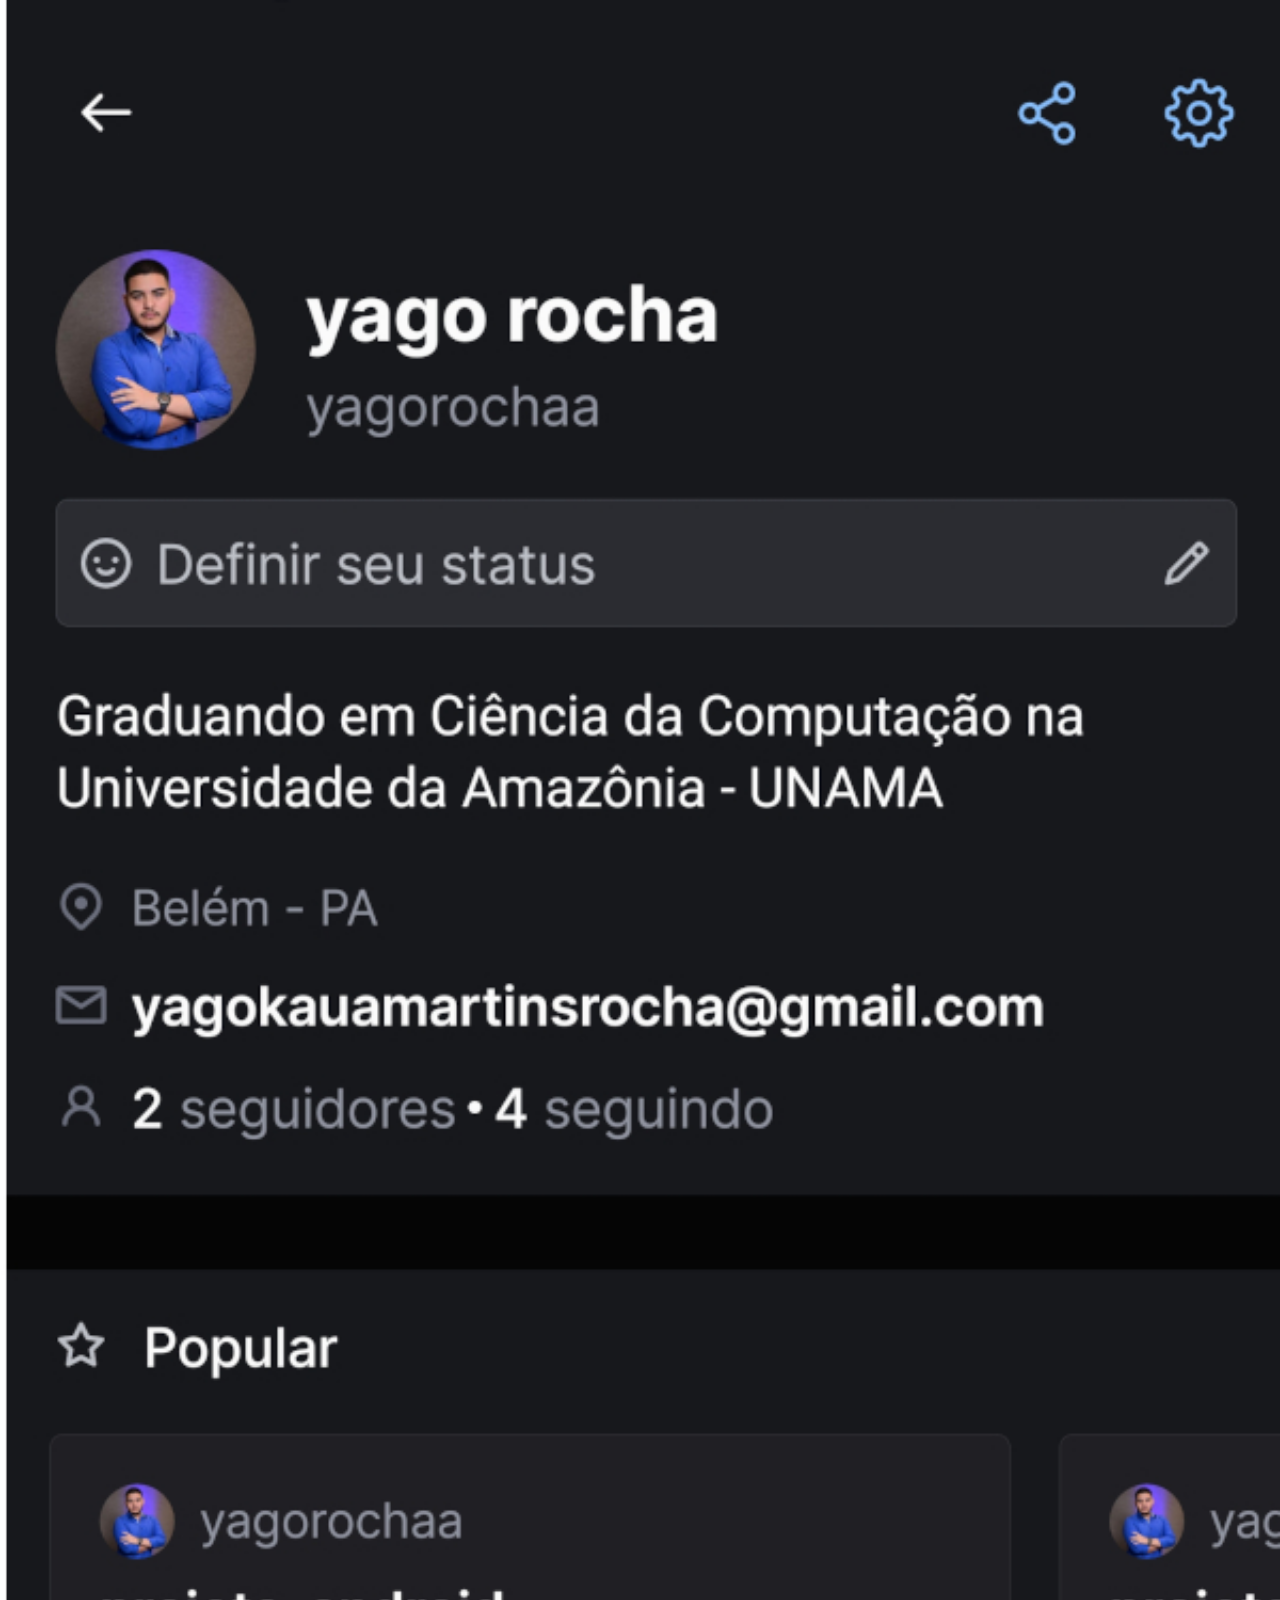
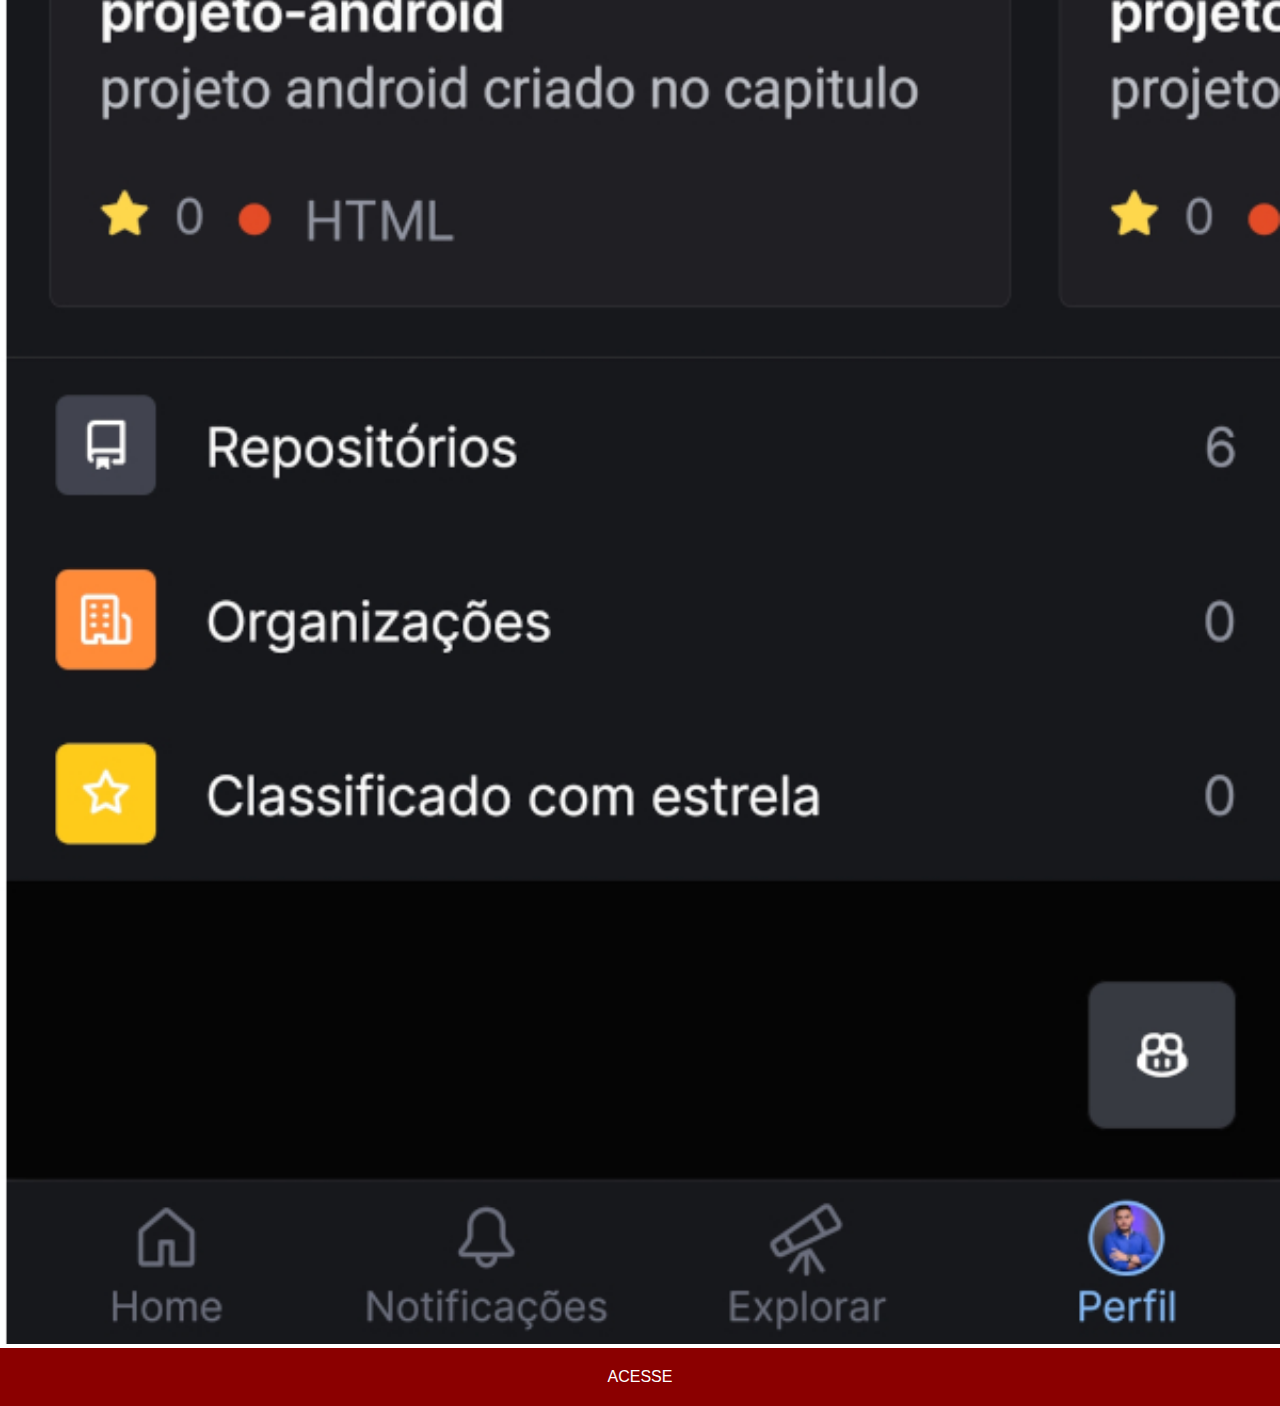
<file: github.html>
<!DOCTYPE html>
<html lang="pt-br">
<head>
  <meta charset="UTF-8">
  <meta name="viewport" content="width=device-width, initial-scale=1.0">
  <title>githuib</title>
<link rel="stylesheet" href="estilos/social.css">
</head>
<body>
  <img src="imagens/GitHub.jpg" alt="github">
  <a href="https://github.com/yagorochaa" target="_blank">ACESSE</a>
</body>
</html>
</file>
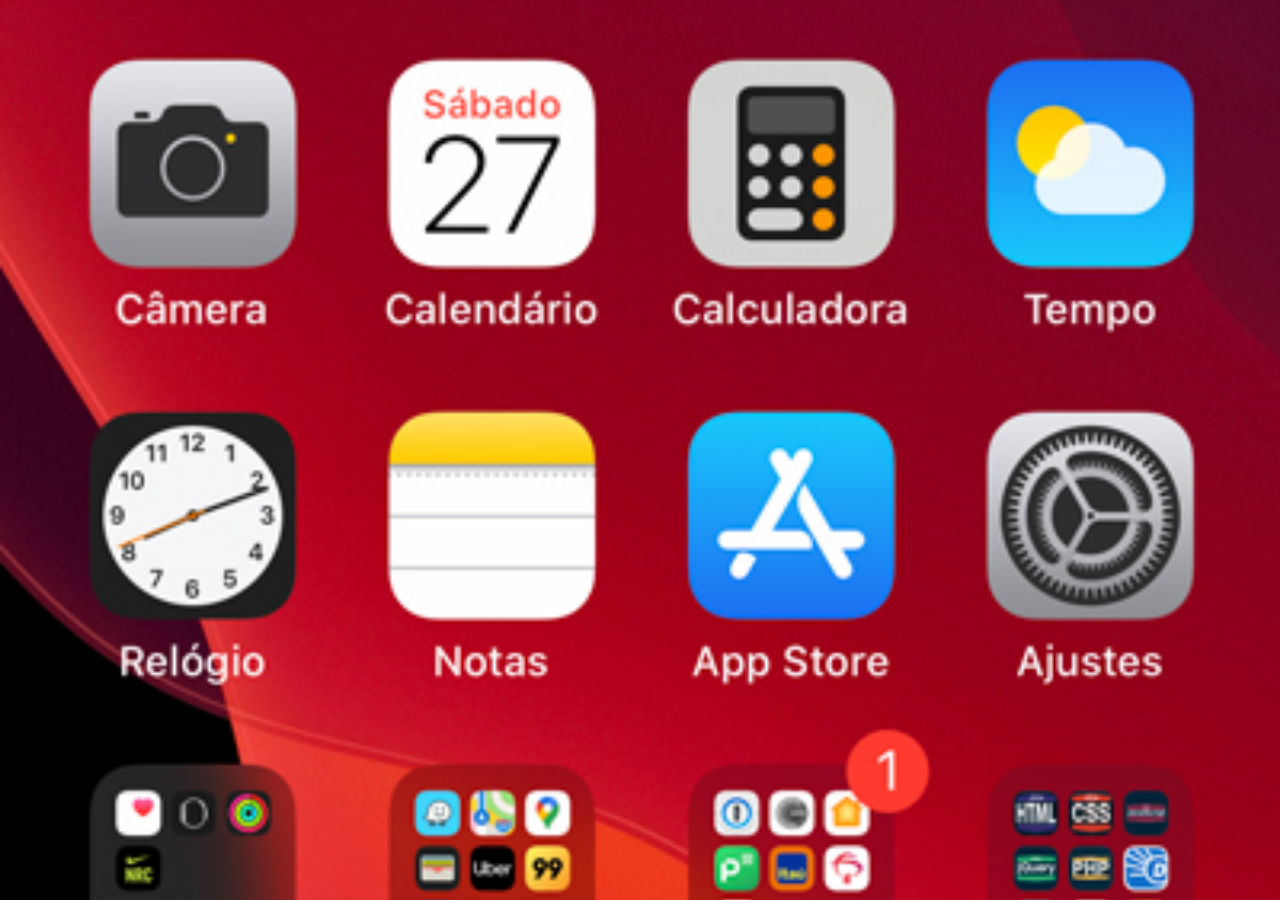
<file: home.html>
<!DOCTYPE html>
<html lang="pt-br">
<head>
  <meta charset="UTF-8">
  <meta name="viewport" content="width=device-width, initial-scale=1.0">
  <title>home</title>
  <style>
   *{
      margin: 0;
      padding: 0;
    }

    body{
      width: 100vw;
      height: 100vh;
      background: url(imagens/tela-home.jpg) no-repeat top center;
      background-size: cover;
    }
  </style>
</head>
<body>
  
</body>
</html>
</file>
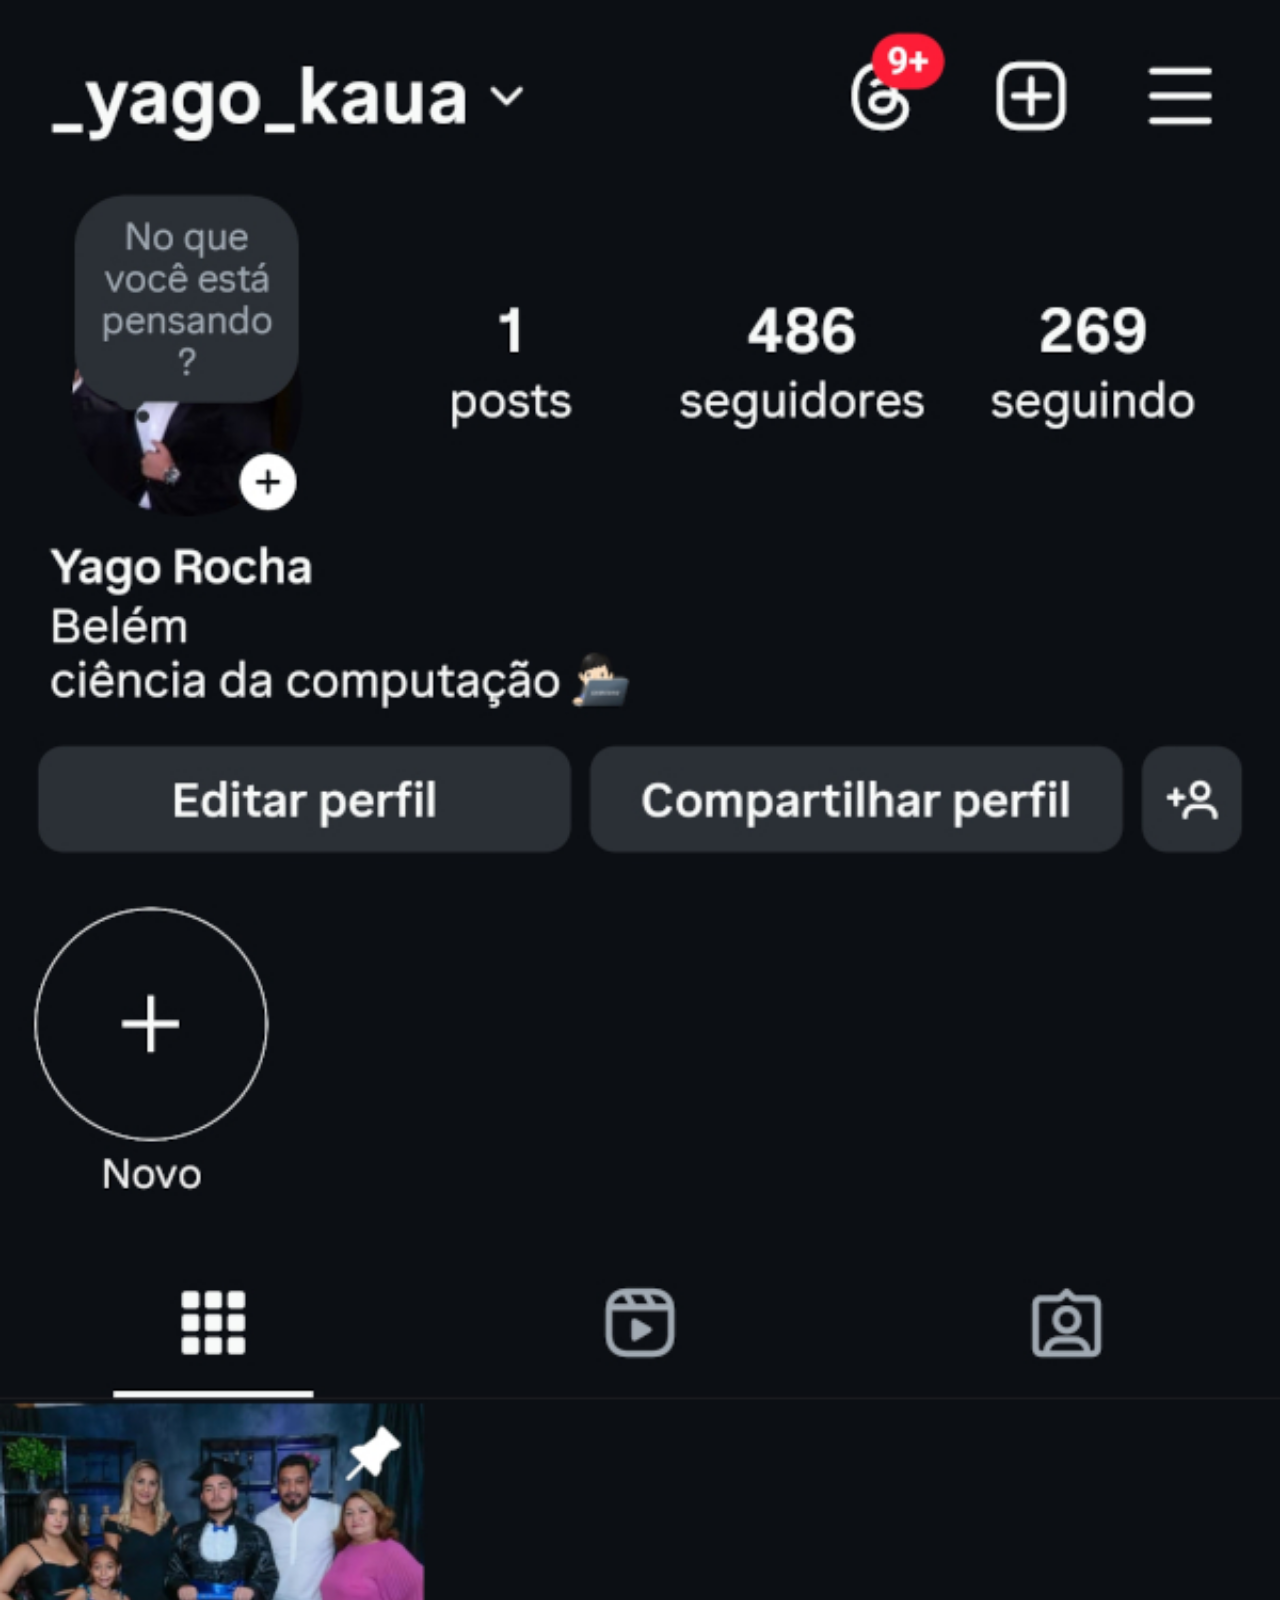
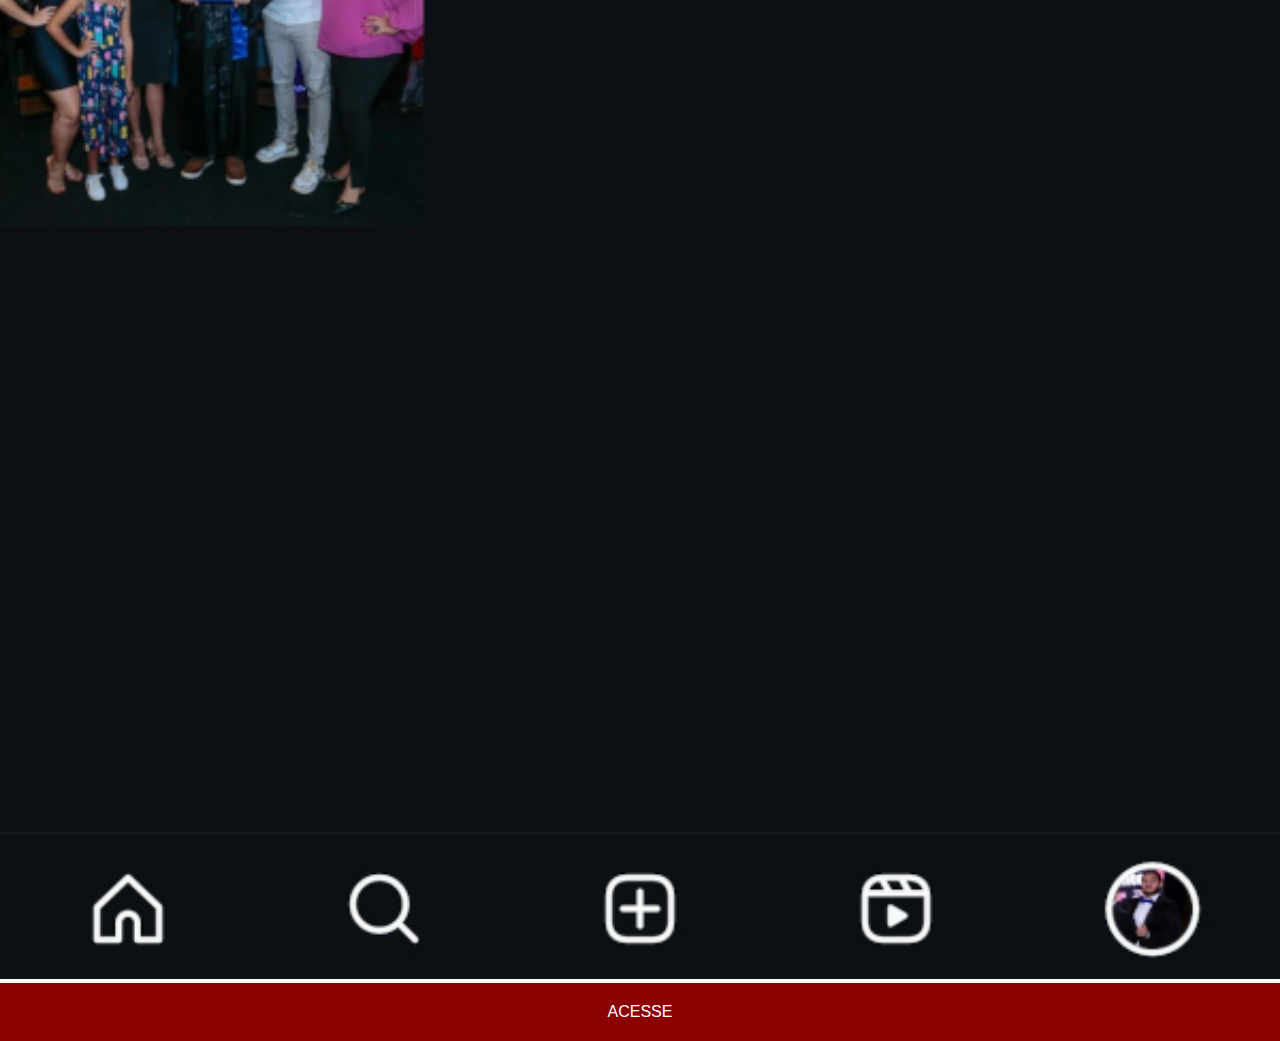
<file: instagram.html>
<!DOCTYPE html>
<html lang="pt-br">
<head>
  <meta charset="UTF-8">
  <meta name="viewport" content="width=device-width, initial-scale=1.0">
  <title>githuib</title>
<link rel="stylesheet" href="estilos/social.css">
</head>
<body>
  <img src="imagens/Instagram.jpg" alt="instagram">
  <a href="https://www.instagram.com/_yago_kaua/" target="_blank">ACESSE</a>
</body>
</html>
</file>
<file: estilos/social.css>
@charset "UTF-8";

*{
      margin: 0px;
      padding: 0px;
      font-family: Arial, Helvetica, sans-serif;
    }

    ::-webkit-scrollbar{
      width: 0px;
      height: 0px;
    }

    img{
      width: 100vw;
    }

    a{
      display: block;
      background-color: darkred;
      padding: 20px;
      text-align: center;
      font-size: bolder;
      text-decoration: none;
      color: white;
    }

    a:hover{
      background-color: red;
    }
</file>
